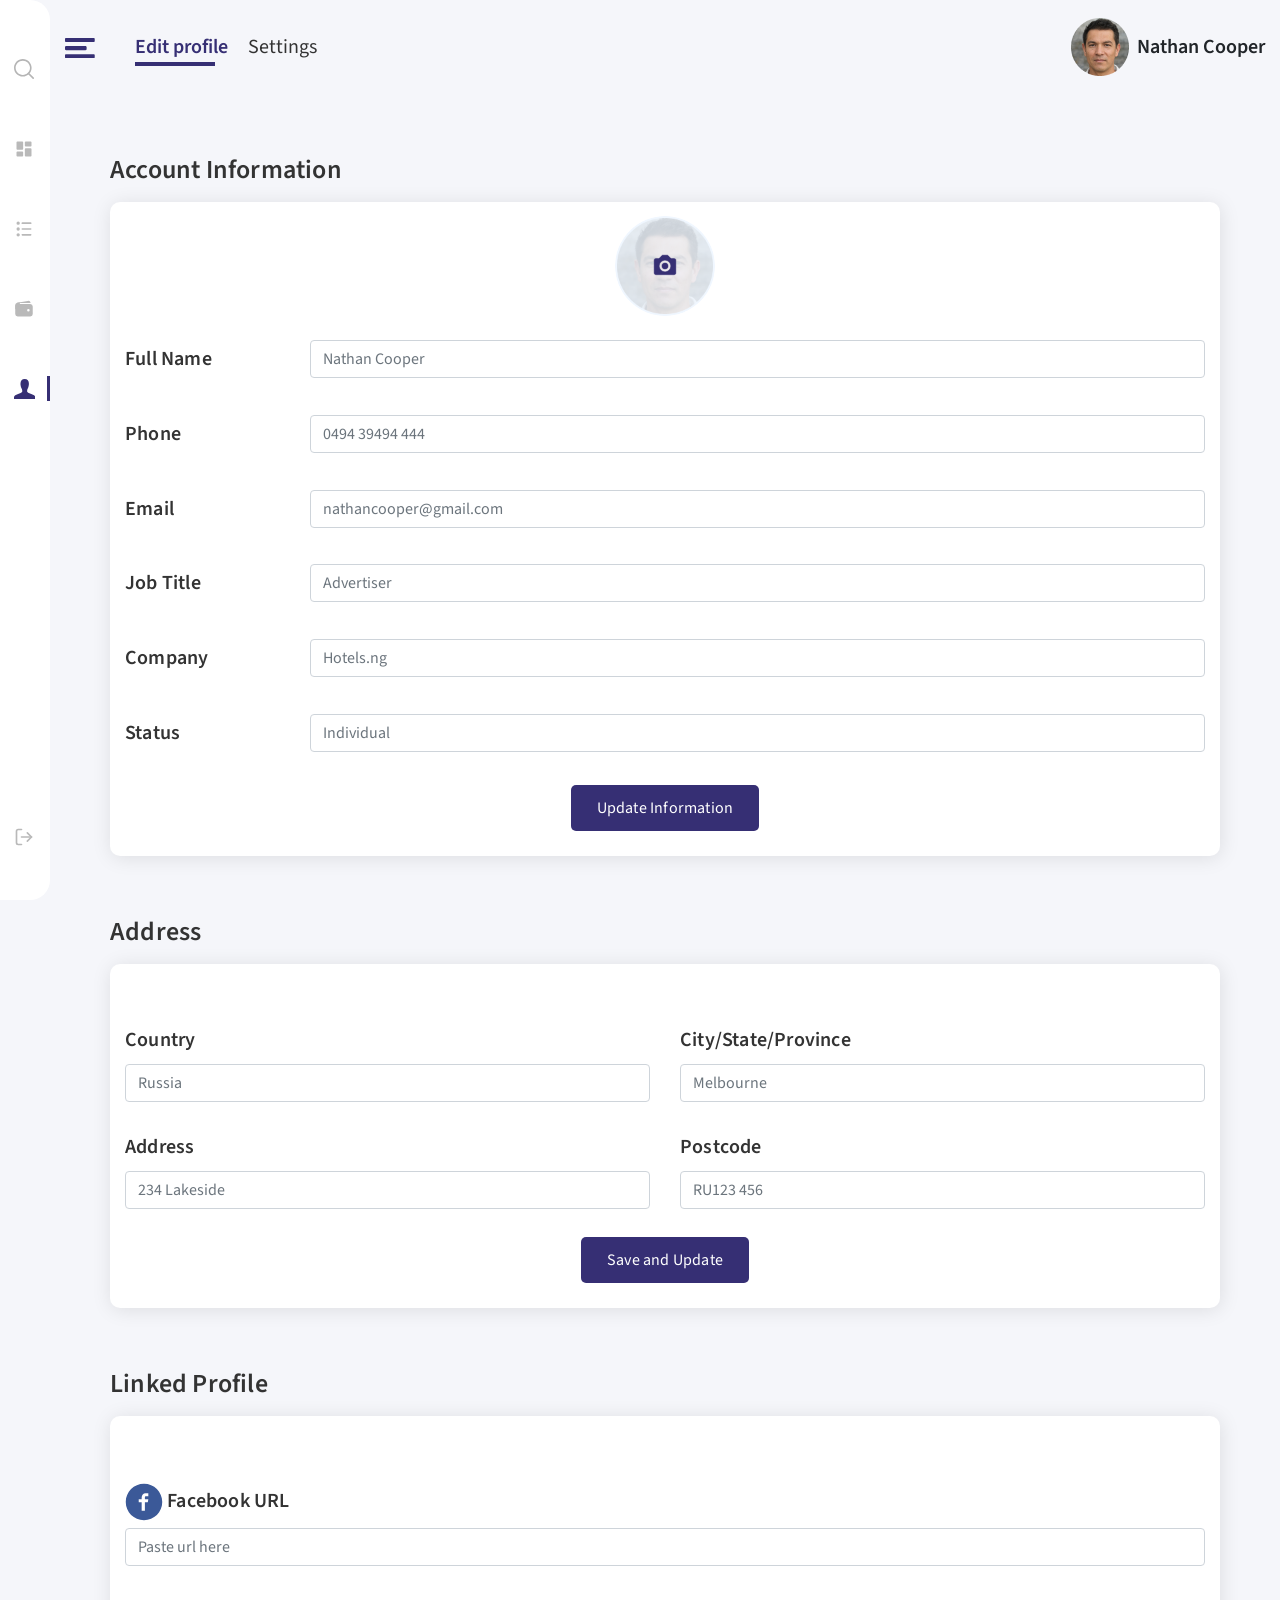
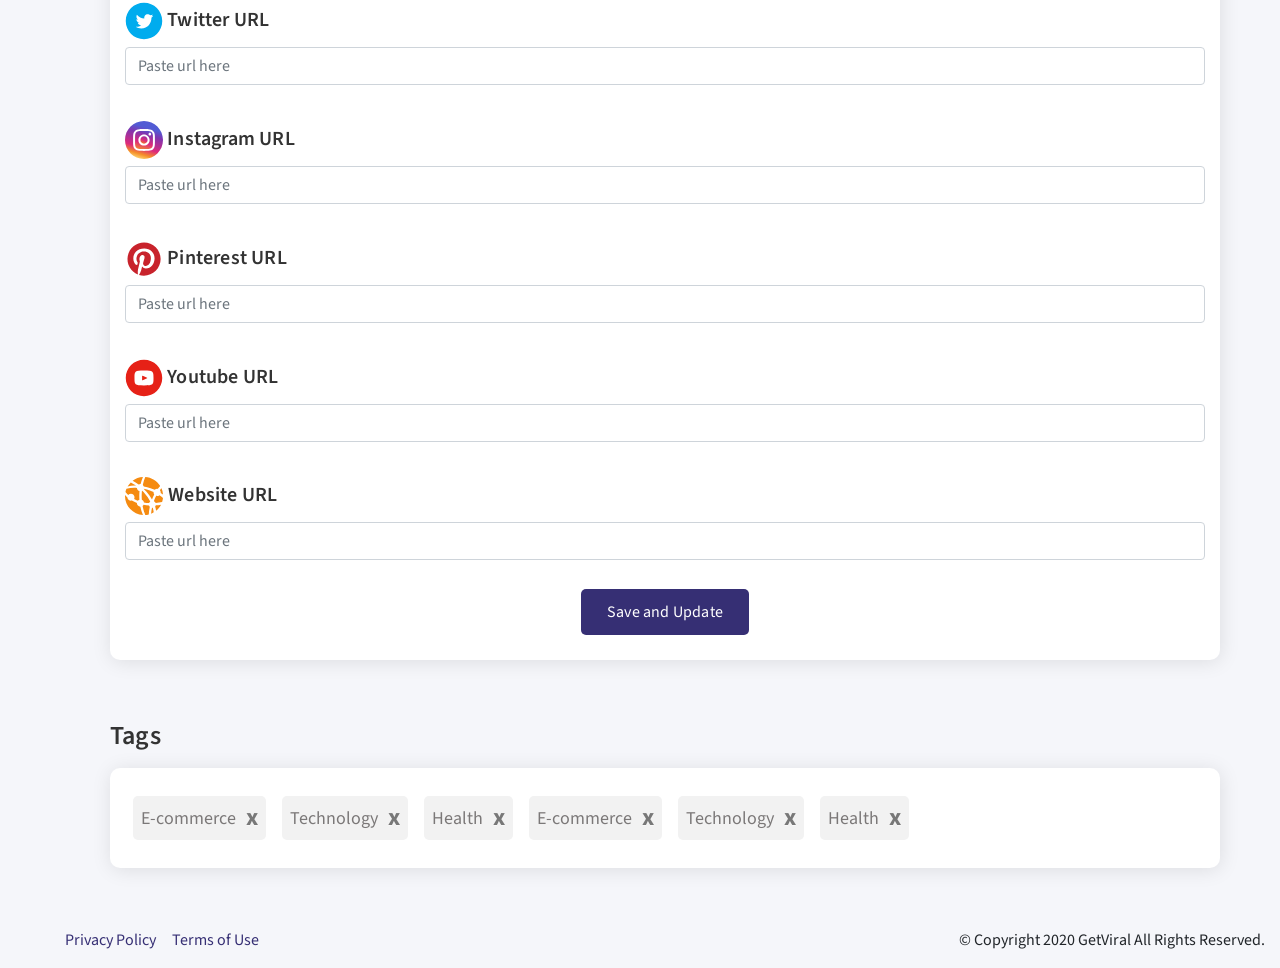
<file: index.html>
<!doctype html>
<html lang="en">
   <head>
      <meta charset="utf-8">
      <meta name="viewport" content="width=device-width, initial-scale=1, shrink-to-fit=no">
      <link href="https://fonts.googleapis.com/css2?family=Source+Sans+Pro:wght@400;600&display=swap" rel="stylesheet">
      <link rel="stylesheet" href="./assets/css/bootstrap.css">
      <link rel="stylesheet" href="./assets/css/user-profile-advertiser.css">
      <title>User Edit Profile Advertiser </title>
   </head>
   <body class="collapse-sidebar">
   
      <aside class="sidebar position-fixed h-100 position-relative d-none d-md-block">
         <a class="navbar-brand" href="#"><img class="img-fluid aside-logo logo mt-xl" src="./assets/images/GetViral.svg" alt=""></a>
         <ul class="sidebar__lists list-unstyled">
               <li class="py-2 py-xl-3 my-3 d-flex align-items-center"><span class="sidebar__icon pr-3"><svg class="dashboard-icon" viewBox="0 0 20 20" fill="none" xmlns="http://www.w3.org/2000/svg">
                  <path d="M8.80758 0C3.95121 0 0 3.95121 0 8.80758C0 13.6642 3.95121 17.6152 8.80758 17.6152C13.6642 17.6152 17.6152 13.6642 17.6152 8.80758C17.6152 3.95121 13.6642 0 8.80758 0ZM8.80758 15.9892C4.84769 15.9892 1.62602 12.7675 1.62602 8.80762C1.62602 4.84773 4.84769 1.62602 8.80758 1.62602C12.7675 1.62602 15.9891 4.84769 15.9891 8.80758C15.9891 12.7675 12.7675 15.9892 8.80758 15.9892Z" fill="#B5B5B5"/>
                  <path d="M19.762 18.6122L15.1007 13.9509C14.7831 13.6333 14.2687 13.6333 13.9511 13.9509C13.6335 14.2683 13.6335 14.7832 13.9511 15.1005L18.6124 19.7618C18.7711 19.9206 18.979 20 19.1872 20C19.395 20 19.6031 19.9206 19.762 19.7618C20.0796 19.4444 20.0796 18.9295 19.762 18.6122Z" fill="#B5B5B5"/>
                  </span><input class="sidebar__input side-bar__name mb-0" placeholder="Search" ></li>
               <li class="my-4 py-2 py-xl-3 my-3 d-flex align-items-center"><span class="sidebar__icon "><svg class="dashboard-icon " xmlns="http://www.w3.org/2000/svg" aria-hidden="true" focusable="false" preserveAspectRatio="xMidYMid meet" viewBox="0 0 24 24"><path d="M4 13h6c.55 0 1-.45 1-1V4c0-.55-.45-1-1-1H4c-.55 0-1 .45-1 1v8c0 .55.45 1 1 1zm0 8h6c.55 0 1-.45 1-1v-4c0-.55-.45-1-1-1H4c-.55 0-1 .45-1 1v4c0 .55.45 1 1 1zm10 0h6c.55 0 1-.45 1-1v-8c0-.55-.45-1-1-1h-6c-.55 0-1 .45-1 1v8c0 .55.45 1 1 1zM13 4v4c0 .55.45 1 1 1h6c.55 0 1-.45 1-1V4c0-.55-.45-1-1-1h-6c-.55 0-1 .45-1 1z"/></svg></span><a href="#" class="pl-3 side-bar__name sidebar__link sidebar__link-active  mb-0">Dashboard</a></li>
               <li class="my-4 py-2 py-xl-3 my-3 d-flex align-items-center">
                  <span class="sidebar__icon"><svg xmlns="http://www.w3.org/2000/svg" class="dashboard-icon" aria-hidden="true" focusable="false" preserveAspectRatio="xMidYMid meet" viewBox="0 0 24 24"><path d="M10 4h10a1 1 0 0 1 0 2H10a1 1 0 1 1 0-2zm0 7h10a1 1 0 0 1 0 2H10a1 1 0 0 1 0-2zm0 7h10a1 1 0 0 1 0 2H10a1 1 0 0 1 0-2zM5 7a2 2 0 1 1 0-4a2 2 0 0 1 0 4zm0 7a2 2 0 1 1 0-4a2 2 0 0 1 0 4zm0 7a2 2 0 1 1 0-4a2 2 0 0 1 0 4z"/></svg></span><a href="#" class="sidebar__link pl-3 side-bar__name mb-0">Campaign</a></li>
               <li class="my-4 py-2 py-xl-3 my-3 d-flex align-items-center"><span class="sidebar__icon"><svg xmlns="http://www.w3.org/2000/svg" class="dashboard-icon" aria-hidden="true" focusable="false" preserveAspectRatio="xMidYMid meet" viewBox="0 0 512 512"><path d="M95.5 104h320a87.73 87.73 0 0 1 11.18.71a66 66 0 0 0-77.51-55.56L86 94.08h-.3a66 66 0 0 0-41.07 26.13A87.57 87.57 0 0 1 95.5 104z"/><path d="M415.5 128h-320a64.07 64.07 0 0 0-64 64v192a64.07 64.07 0 0 0 64 64h320a64.07 64.07 0 0 0 64-64V192a64.07 64.07 0 0 0-64-64zM368 320a32 32 0 1 1 32-32a32 32 0 0 1-32 32z"/><path d="M32 259.5V160c0-21.67 12-58 53.65-65.87C121 87.5 156 87.5 156 87.5s23 16 4 16s-18.5 24.5 0 24.5s0 23.5 0 23.5L85.5 236z"/></svg></span><a href="#" class="sidebar__link pl-3 side-bar__name mb-0">Wallet</a></li>
               <li class="my-4 py-2 py-xl-3 my-3 d-flex align-items-center"><span class="sidebar__icon sidebar__icon-active"><svg xmlns="http://www.w3.org/2000/svg" class="dashboard-icon icon-active" aria-hidden="true" focusable="false" viewBox="0 0 1070 1000"><path d="M1070 938q0 21-2 63H1q0-10-.5-31T0 938q0-30 1-37q12-49 64-84.5t111.5-53t125.5-47t97-65.5q17-22 17-38q0-22-11-73q-4-21-10.5-36.5t-16-33T363 439q-15-35-33-132q-6-38-6-75q0-105 53.5-168T535 1t157.5 63T746 232q0 31-7 75q-14 89-32 132q-6 14-15.5 31.5t-16 33T665 540q-11 51-11 73q0 18 17 38q31 36 97 65.5t125 47t111 53t64 84.5q2 8 2 37z"/></svg></span><a href="#" class="sidebar__link pl-3 side-bar__name mb-0 nav-link-active">Account</a></li>
         </ul>
            <li class="sidebar__link--sign-out position-absolute mx-auto py-2 py-xl-3 my-3 d-flex align-items-center sidebar__sign-out"><span class="sidebar__icon"><svg xmlns="http://www.w3.org/2000/svg" class="dashboard-icon sign-icon" aria-hidden="true" focusable="false" preserveAspectRatio="xMidYMid meet" viewBox="0 0 24 24"><g fill="none" stroke-width="2" stroke-linecap="round" stroke-linejoin="round"><path d="M9 21H5a2 2 0 0 1-2-2V5a2 2 0 0 1 2-2h4"/><path d="M16 17l5-5l-5-5"/><path d="M21 12H9"/></g></svg></span><a href="#" class="sidebar__link pl-3 side-bar__name side-bar__sign-out mb-0">Sign out</a></li>
      </aside>
      <!-- Small screens -->
      <header class="d-md-none header sticky-top">
         <nav class="navbar navbar-expand-md navbar-light navbar-bg-custom">
            <div class="container-fluid">
               <a class="navbar-brand" href="#"><img class="img-fluid logo" src="./assets/images/GetViral.svg" alt=""></a>
               <button class="navbar-toggler px-0" type="button" data-toggle="collapse" data-target="#navbarNav" aria-controls="navbarNav" aria-expanded="false" aria-label="Toggle navigation">
                  <span class="navbar-toggler-icon"></span>
               </button>
            </div>
            <div class="collapse navbar-collapse" id="navbarNav">
               <div class="container-fluid">
                  <div class="row">
                     <ul class="navbar-nav ml-auto">
                        <li class="nav-item py-1 d-flex align-items-center">

                           <svg class="pr-3 dashboard-icon " xmlns="http://www.w3.org/2000/svg" aria-hidden="true" focusable="false" preserveAspectRatio="xMidYMid meet" viewBox="0 0 24 24"><path d="M4 13h6c.55 0 1-.45 1-1V4c0-.55-.45-1-1-1H4c-.55 0-1 .45-1 1v8c0 .55.45 1 1 1zm0 8h6c.55 0 1-.45 1-1v-4c0-.55-.45-1-1-1H4c-.55 0-1 .45-1 1v4c0 .55.45 1 1 1zm10 0h6c.55 0 1-.45 1-1v-8c0-.55-.45-1-1-1h-6c-.55 0-1 .45-1 1v8c0 .55.45 1 1 1zM13 4v4c0 .55.45 1 1 1h6c.55 0 1-.45 1-1V4c0-.55-.45-1-1-1h-6c-.55 0-1 .45-1 1z"/></svg>
                        <a class="nav-link " href="#">Dashboard</a>
                        </li>
                        <li class="nav-item py-1 d-flex align-items-center">
                           <svg xmlns="http://www.w3.org/2000/svg" class="pr-3 dashboard-icon" aria-hidden="true" focusable="false" preserveAspectRatio="xMidYMid meet" viewBox="0 0 24 24"><path d="M10 4h10a1 1 0 0 1 0 2H10a1 1 0 1 1 0-2zm0 7h10a1 1 0 0 1 0 2H10a1 1 0 0 1 0-2zm0 7h10a1 1 0 0 1 0 2H10a1 1 0 0 1 0-2zM5 7a2 2 0 1 1 0-4a2 2 0 0 1 0 4zm0 7a2 2 0 1 1 0-4a2 2 0 0 1 0 4zm0 7a2 2 0 1 1 0-4a2 2 0 0 1 0 4z"/></svg>
                        <a class="nav-link" href="#">Campaign</a>
                        </li>
                        <li class="nav-item py-1 d-flex align-items-center">
                           <svg xmlns="http://www.w3.org/2000/svg" class="pr-3 dashboard-icon" aria-hidden="true" focusable="false" preserveAspectRatio="xMidYMid meet" viewBox="0 0 512 512"><path d="M95.5 104h320a87.73 87.73 0 0 1 11.18.71a66 66 0 0 0-77.51-55.56L86 94.08h-.3a66 66 0 0 0-41.07 26.13A87.57 87.57 0 0 1 95.5 104z"/><path d="M415.5 128h-320a64.07 64.07 0 0 0-64 64v192a64.07 64.07 0 0 0 64 64h320a64.07 64.07 0 0 0 64-64V192a64.07 64.07 0 0 0-64-64zM368 320a32 32 0 1 1 32-32a32 32 0 0 1-32 32z"/><path d="M32 259.5V160c0-21.67 12-58 53.65-65.87C121 87.5 156 87.5 156 87.5s23 16 4 16s-18.5 24.5 0 24.5s0 23.5 0 23.5L85.5 236z"/></svg>
                        <a class="nav-link" href="#">Wallet</a>
                        </li>
                        <li class="nav-item py-1 d-flex align-items-center">
                           <svg xmlns="http://www.w3.org/2000/svg" class="pr-3 dashboard-icon icon-active" aria-hidden="true" focusable="false" viewBox="0 0 1070 1000"><path d="M1070 938q0 21-2 63H1q0-10-.5-31T0 938q0-30 1-37q12-49 64-84.5t111.5-53t125.5-47t97-65.5q17-22 17-38q0-22-11-73q-4-21-10.5-36.5t-16-33T363 439q-15-35-33-132q-6-38-6-75q0-105 53.5-168T535 1t157.5 63T746 232q0 31-7 75q-14 89-32 132q-6 14-15.5 31.5t-16 33T665 540q-11 51-11 73q0 18 17 38q31 36 97 65.5t125 47t111 53t64 84.5q2 8 2 37z"/></svg>
                        <a class="nav-link nav-link-active" href="#">Account</a>
                        </li>
                        <li class="nav-item py-1 d-flex align-items-center">
                           <svg xmlns="http://www.w3.org/2000/svg" class="pr-3 dashboard-icon sign-icon" aria-hidden="true" focusable="false" preserveAspectRatio="xMidYMid meet" viewBox="0 0 24 24"><g fill="none" stroke-width="2" stroke-linecap="round" stroke-linejoin="round"><path d="M9 21H5a2 2 0 0 1-2-2V5a2 2 0 0 1 2-2h4"/><path d="M16 17l5-5l-5-5"/><path d="M21 12H9"/></g></svg>
                        <a class="nav-link" href="#">Sign Out</a>
                        </li>
                     </ul>
                  </div>
               </div>
            </div>
         </nav>
      </header>

      <main class="main-content">
         <!-- Big screens -->
         <header class="sticky-top">
         <nav class="position-relative py-md-3">
            <div class="container-fluid container-custom">
              
               <div class="d-flex justify-content-start align-items-center">
                  <!-- Close button -->
                  <button class="hamburger-button d-none d-md-block" id="close-sidebar">
                     <svg class="hamburger-menu" viewBox="0 0 37 25" fill="none" xmlns="http://www.w3.org/2000/svg">
                        <path d="M35.3571 20H1.30952C0.962216 20 0.629134 20.1317 0.383551 20.3661C0.137967 20.6005 0 20.9185 0 21.25L0 23.75C0 24.0815 0.137967 24.3995 0.383551 24.6339C0.629134 24.8683 0.962216 25 1.30952 25H35.3571C35.7044 25 36.0375 24.8683 36.2831 24.6339C36.5287 24.3995 36.6667 24.0815 36.6667 23.75V21.25C36.6667 20.9185 36.5287 20.6005 36.2831 20.3661C36.0375 20.1317 35.7044 20 35.3571 20ZM25.3571 10H1.30952C0.962216 10 0.629134 10.1317 0.383551 10.3661C0.137967 10.6005 0 10.9185 0 11.25L0 13.75C0 14.0815 0.137967 14.3995 0.383551 14.6339C0.629134 14.8683 0.962216 15 1.30952 15H25.3571C25.7045 15 26.0375 14.8683 26.2831 14.6339C26.5287 14.3995 26.6667 14.0815 26.6667 13.75V11.25C26.6667 10.9185 26.5287 10.6005 26.2831 10.3661C26.0375 10.1317 25.7045 10 25.3571 10ZM35.3571 0H1.30952C0.962216 0 0.629134 0.131696 0.383551 0.366116C0.137967 0.600537 0 0.918479 0 1.25L0 3.75C0 4.08152 0.137967 4.39946 0.383551 4.63388C0.629134 4.8683 0.962216 5 1.30952 5H35.3571C35.7044 5 36.0375 4.8683 36.2831 4.63388C36.5287 4.39946 36.6667 4.08152 36.6667 3.75V1.25C36.6667 0.918479 36.5287 0.600537 36.2831 0.366116C36.0375 0.131696 35.7044 0 35.3571 0Z" fill="#362F74"/>
                        </svg>                        
                  </button>
                  
                  <!-- Open button -->
                  <button class="hamburger-button d-none" id="open-sidebar">
                     <svg class="hamburger-menu"  width="37" height="25" viewBox="0 0 37 25" fill="none" xmlns="http://www.w3.org/2000/svg">
                        <path d="M1.30936 20H35.357C35.7043 20 36.0374 20.1317 36.283 20.3661C36.5285 20.6005 36.6665 20.9185 36.6665 21.25V23.75C36.6665 24.0815 36.5285 24.3995 36.283 24.6339C36.0374 24.8683 35.7043 25 35.357 25H1.30936C0.962055 25 0.628971 24.8683 0.383389 24.6339C0.137806 24.3995 -0.000164032 24.0815 -0.000164032 23.75V21.25C-0.000164032 20.9185 0.137806 20.6005 0.383389 20.3661C0.628971 20.1317 0.962055 20 1.30936 20ZM11.3094 10H35.357C35.7043 10 36.0374 10.1317 36.283 10.3661C36.5285 10.6005 36.6665 10.9185 36.6665 11.25V13.75C36.6665 14.0815 36.5285 14.3995 36.283 14.6339C36.0374 14.8683 35.7043 15 35.357 15H11.3094C10.9621 15 10.629 14.8683 10.3834 14.6339C10.1378 14.3995 9.99984 14.0815 9.99984 13.75V11.25C9.99984 10.9185 10.1378 10.6005 10.3834 10.3661C10.629 10.1317 10.9621 10 11.3094 10ZM1.30936 0H35.357C35.7043 0 36.0374 0.131696 36.283 0.366116C36.5285 0.600537 36.6665 0.918479 36.6665 1.25V3.75C36.6665 4.08152 36.5285 4.39946 36.283 4.63388C36.0374 4.8683 35.7043 5 35.357 5H1.30936C0.962055 5 0.628971 4.8683 0.383389 4.63388C0.137806 4.39946 -0.000164032 4.08152 -0.000164032 3.75V1.25C-0.000164032 0.918479 0.137806 0.600537 0.383389 0.366116C0.628971 0.131696 0.962055 0 1.30936 0Z" fill="#362F74"/>
                        </svg>
                                             
                  </button>
                  <!-- nav-links -->
                  <div class="d-none d-md-block" style="margin-left: 40px;">
                    <ul class="list-unstyled pt-3 d-flex align-items-center">
                      <li class="header__link-list-active">
                        <a href="#" class="header__link header__link-active">Edit profile</a>
                      </li>

                      <li style="margin-left: 20px;">
                        <a href="#" class="header__link">Settings</a>
                      </li>
                      
                   </ul>
                  </div>
                  
                  

                  <div class="d-none d-md-block" style="margin-left: auto;">
                     <div class="d-flex justify-content-end align-items-center">
                        <img class="img-fluid profile-picture pr-2" src="./assets/images/profile picture.png" alt="">
                        <span style="font-weight: 600; font-size: 20px;">Nathan Cooper</span>
                     </div>
                  </div>
               </div>
            </div>
         </nav>
      </header>
         <section class="container-fluid container-custom">
           <form class="d-md-none mobile-search my-2">
              <input type="text" class="mobile-search__input" placeholder="search">
              <svg class="dashboard-icon mobile-search__icon" viewBox="0 0 20 20" fill="none" xmlns="http://www.w3.org/2000/svg">
                 <path d="M8.80758 0C3.95121 0 0 3.95121 0 8.80758C0 13.6642 3.95121 17.6152 8.80758 17.6152C13.6642 17.6152 17.6152 13.6642 17.6152 8.80758C17.6152 3.95121 13.6642 0 8.80758 0ZM8.80758 15.9892C4.84769 15.9892 1.62602 12.7675 1.62602 8.80762C1.62602 4.84773 4.84769 1.62602 8.80758 1.62602C12.7675 1.62602 15.9891 4.84769 15.9891 8.80758C15.9891 12.7675 12.7675 15.9892 8.80758 15.9892Z" fill="#B5B5B5"/>
                 <path d="M19.762 18.6122L15.1007 13.9509C14.7831 13.6333 14.2687 13.6333 13.9511 13.9509C13.6335 14.2683 13.6335 14.7832 13.9511 15.1005L18.6124 19.7618C18.7711 19.9206 18.979 20 19.1872 20C19.395 20 19.6031 19.9206 19.762 19.7618C20.0796 19.4444 20.0796 18.9295 19.762 18.6122Z" fill="#B5B5B5"/>
                 <div class="edit-profile d-flex justify-content-center align-items-center mt-5 d-sm-none">
                   <p style="margin-bottom: 0; font-size: 20px; font-weight: 600; color: #fff; letter-spacing: 0.1px;">Edit Profile</p>
                   <button style="background: transparent; border: none; position: absolute; right: 40px;">
                      <img src="./assets/images/clarity_settings-line.svg" alt="">
     
                   </button>
                </div>
                <div class="info-box-img text-center mb-4 d-sm-none">
                   <input type="file" name="profile-pic" id="upload-img" style="height: 100px;">
                </div>
           </form>
            <!-- Small screens search bar -->
            <!-- Plug your mark up here -->

            <div class="main">
               <div class="container">
           
           
                 <section class="info">
                   <div class="info-top">
                     <p class="info-top-heading">Account Information</p>
           
           
                   </div>
           
                   <form>
                     <div class="info-box container">
           
                       <div class="info-box-img text-center mb-4 d-none d-sm-block">

                          <input type="file" name="profile-pic" id="upload-img">
                       </div>
           
                       <div class="info-box-text">
                          <div class="form-group row align-items-center">
                            <label for="full-name" class="col-sm-2 col-form-label">Full Name</label>
                            <div class="col-sm-10">
                              <input type="text" class="form-control" id="full-name" placeholder="Nathan Cooper">
                            </div>
                          </div>
                          <div class="form-group row">
                            <label for="phone" class="col-sm-2 col-form-label">Phone</label>
                            <div class="col-sm-10">
                              <input type="text" class="form-control" id="phone" placeholder="0494 39494 444">
                            </div>
                          </div>
                          <div class="form-group row">
                            <label for="email" class="col-sm-2 col-form-label">Email</label>
                            <div class="col-sm-10">
                              <input type="email" class="form-control" id="email"
                                placeholder="nathancooper@gmail.com">
                            </div>
                          </div>
                          <div class="form-group row">
                            <label for="job" class="col-sm-2 col-form-label">Job Title</label>
                            <div class="col-sm-10">
                              <input type="text" class="form-control" id="job" placeholder="Advertiser">
                            </div>
                          </div>
                          <div class="form-group row">
                            <label for="company" class="col-sm-2 col-form-label">Company</label>
                            <div class="col-sm-10">
                              <input type="text" class="form-control" id="company" placeholder="Hotels.ng">
                            </div>
                          </div>
                          <div class="form-group row">
                            <label for="status" class="col-sm-2 col-form-label">Status</label>
                            <div class="col-sm-10">
                              <input type="text" class="form-control" id="status" placeholder="Individual">
                            </div>
                          </div>
           
                          <div class="form-group text-center">
                            <input type="submit" value="Update Information" class="btn  btn-update">
                          </div>
           
                       </div>
                     </div>
                   </form>
                 </section>
           
                 <section class="address">
           
                   <div class="address-top">
                     <p class="address-top-heading">Address</p>
                   </div>
           
                   <form>
                     <div class="address-box container">
           
                       <div class="address-box-text">
           
                          <div class="form-group row">
                            <div class="col-sm-6">
                              <label for="country">Country</label>
                              <input type="text" class="form-control" placeholder="Russia">
                            </div>
                            <div class="col-sm-6 mobile-padding">
                              <label for="state">City/State/Province</label>
                              <input type="text" class="form-control" placeholder="Melbourne">
                            </div>
                          </div>
           
                          <div class="form-group row">
                            <div class="col-sm-6">
                              <label for="address">Address</label>
                              <input type="text" class="form-control" placeholder="234 Lakeside">
                            </div>
                            <div class="col-sm-6 mobile-padding">
                              <label for="postcode">Postcode</label>
                              <input type="text" class="form-control" placeholder="RU123 456">
                            </div>
                          </div>
           
                          <div class="form-group text-center">
                            <input type="submit" value="Save and Update" class="btn  btn-update">
                          </div>
           
           
                       </div>
                     </div>
                   </form>
           
                 </section>
           
                 <!-- LINKED PROFILES -->
           
                 <section class="profile">
           
                   <div class="profile-top">
                     <p class="profile-top-heading">Linked Profile</p>
                   </div>
           
                   <form>
                     <div class="profile-box container">
           
                       <div class="profile-box-text">
           
                          <div class="form-group ">
                            <label for="facebook" class="col-form-label"><img src="./assets/images/icons/fb.svg"
                                alt="icon"> <span>Facebook URL</span></label>
           
                            <input type="text" class="form-control" id="facebook" placeholder="Paste url here">
           
                          </div>
           
                          <div class="form-group ">
                            <label for="twitter" class="col-form-label"><img src="./assets/images/icons/tw.svg"
                                alt="icon"> <span>Twitter URL</span></label>
           
                            <input type="text" class="form-control" id="twitter" placeholder="Paste url here">
           
                          </div>
           
                          <div class="form-group ">
                            <label for="instagram" class="col-form-label"><img src="./assets/images/icons/ig.svg"
                                alt="icon"> <span>Instagram URL</span></label>
           
                            <input type="text" class="form-control" id="instagram" placeholder="Paste url here">
           
                          </div>
           
                          <div class="form-group ">
                            <label for="pinterest" class="col-form-label"><img src="./assets/images/icons/pi.svg"
                                alt="icon"> <span>Pinterest URL</span></label>
           
                            <input type="text" class="form-control" id="pinterest" placeholder="Paste url here">
           
                          </div>
           
                          <div class="form-group ">
                            <label for="youtube" class="col-form-label"><img src="./assets/images/icons/yt.svg"
                                alt="icon"> <span>Youtube URL</span></label>
           
                            <input type="text" class="form-control" id="youtube" placeholder="Paste url here">
           
                          </div>
           
                          <div class="form-group ">
                            <label for="website" class="col-form-label"><img src="./assets/images/icons/web.svg"
                                alt="icon"> <span>Website URL</span></label>
           
                            <input type="text" class="form-control" id="website" placeholder="Paste url here">
           
                          </div>
           
                          <div class="form-group text-center">
                            <input type="submit" value="Save and Update" class="btn  btn-update">
                          </div>
                       </div>
                     </div>
                   </form>
           
                 </section>
           
                          <!-- Tags section -->
           
                 <section class="tags">
           
                   <div class="tags-top">
                     <p class="tags-top-heading">Tags</p>
                   </div>
           
                   <form>
                     <div class="tags-box container">
                       <div class="tags-box-items">
                          <div class="tags-box-item">
                            <p>E-commerce</p>
                            <button type="button" class="close">x</button>
                          </div>
           
                          <div class="tags-box-item">
                            <p>Technology</p>
                            <button type="button" class="close">x</button>
                          </div>
           
                          <div class="tags-box-item">
                            <p>Health</p>
                            <button type="button" class="close">x</button>
                          </div>
           
                          <div class="tags-box-item">
                            <p>E-commerce</p>
                            <button type="button" class="close">x</button>
                          </div>
           
                          <div class="tags-box-item">
                            <p>Technology</p>
                            <button type="button" class="close">x</button>
                          </div>
           
                          <div class="tags-box-item">
                            <p>Health</p>
                            <button type="button" class="close">x</button>
                          </div>
                       </div>
           
                     </div>
                   </form>
           
                 </section>
               </div>
            </div>
            
            
            <footer class="footer">
               <nav class="row align-items-center">
                  <div class="col-sm-6">
                     <ul class="list-unstyled d-flex justify-content-center justify-content-md-start">
                        <li class="pr-3"><a class="footer-link" href="#">Privacy Policy</a></li>
                        <li><a class="footer-link" href="#">Terms of Use</a></li>
                     </ul>
                  </div>
                  <div class="col-sm-6">
                     <p class="text-center text-md-right">&copy; Copyright 2020 GetViral All Rights Reserved.</p>
                  </div>
               </nav>
            </footer>
         </section>
      </main>


      <script src="./assets/js/jquery.js"></script>
      <script src="./assets/js/popper.js"></script>
      <script src="./assets/js/bootstrap.js"></script>
      <script src="./assets/js/main.js"></script>
   </body>
</html>
</file>
<file: assets/css/user-profile-advertiser.css>
/* RESETS */
* {
  margin: 0;
  padding: 0;
  -webkit-box-sizing: border-box;
          box-sizing: border-box;
}

html {
  scroll-behavior: smooth;
}

body {
  font-family: 'Source Sans Pro', sans-serif;
}

:root {
  --sideBar-primary-color: #b9b9b9;
  --sideBar-secondary-color: #F5F6FA;
  --sideBar-active: #362f74;
}

body {
  background-color: var(--sideBar-secondary-color);
  font-family: "Source Sans Pro", sans-serif !important;
}

.side-bar__name:hover,
.side-bar__name:active {
  font-weight: 600;
  color: var(--sideBar-active);
}

.logo {
  max-width: 70%;
}

/*Small screens*/
.navbar-light .navbar-toggler-icon {
  background-image: url("../images/hamburger menu.svg");
}

.navbar-light .navbar-toggler {
  border-color: transparent;
}

.profile-picture {
  max-width: 40%;
}

.sidebar {
  position: relative;
  -webkit-transition: all .2s linear;
  transition: all .2s linear;
}

.sidebar > * {
  padding: 0 20px;
}

/* Utility classes */
.mt-xl {
  margin: 27px 0;
}

.sidebar__input {
  background-color: transparent;
  border: none;
  border-bottom: 1px solid transparent;
  outline: none;
  width: 100px;
}

.sidebar__input:focus,
.sidebar__input:active {
  border-bottom-color: var(--sideBar-active);
}

.sidebar__input::-webkit-input-placeholder {
  color: var(--sideBar-primary-color);
}

.sidebar__input:-ms-input-placeholder {
  color: var(--sideBar-primary-color);
}

.sidebar__input::-ms-input-placeholder {
  color: var(--sideBar-primary-color);
}

.sidebar__input::placeholder {
  color: var(--sideBar-primary-color);
}

.dashboard-icon {
  height: 20px;
  fill: var(--sideBar-primary-color);
}

/* Active state */
.icon-active {
  fill: var(--sideBar-active);
}

.header,
.main-content > header {
  background-color: var(--sideBar-secondary-color);
}

.nav-link-active {
  font-weight: 600;
  color: var(--sideBar-active) !important;
}

.side-bar__name,
.side-bar__sign-out {
  color: var(--sideBar-primary-color);
}

.side-bar__name {
  margin-top: 3px;
}

.sign-icon {
  stroke: var(--sideBar-primary-color);
}

.sidebar__link--sign-out {
  bottom: 20px;
}

/*Big screens*/
/*Hamburger menu*/
.hamburger-button {
  background-color: transparent;
  border: none;
}

.hamburger-button:focus {
  outline: 1px solid var(--sideBar-active);
}

.hamburger-menu {
  width: 30px;
}

.mobile-search {
  position: relative;
}

.mobile-search__input {
  border-radius: 99999px;
  width: 100%;
  background-color: transparent;
  padding: 3px 10px;
  border: none;
  border: 1px solid #b9b9b9;
}

.mobile-search__input::-webkit-input-placeholder {
  font-family: inherit;
}

.mobile-search__input:-ms-input-placeholder {
  font-family: inherit;
}

.mobile-search__input::-ms-input-placeholder {
  font-family: inherit;
}

.mobile-search__input::placeholder {
  font-family: inherit;
}

.mobile-search__icon {
  position: absolute;
  top: 50%;
  right: 10px;
  -webkit-transform: translateY(-50%);
          transform: translateY(-50%);
}

.footer-link {
  color: #362f74;
}

@media (min-width: 768px) {
  .sidebar {
    width: 200px;
    border-top-right-radius: 20px;
    border-bottom-right-radius: 20px;
    background-color: #fff;
  }
  .nav-link-active::after {
    content: '';
    width: 15px;
    height: 25px;
    border-right: 3px solid var(--sideBar-active);
    position: absolute;
    right: 0;
  }
  .container-custom {
    max-width: 1400px;
    margin: 0 auto;
  }
  .main-content {
    margin-left: 200px;
    height: auto;
    background-color: #F5F6FA;
  }
  .collapse-sidebar {
    overflow-x: hidden;
  }
  .collapse-sidebar .sidebar {
    position: relative;
    width: 50px;
  }
  .collapse-sidebar .sidebar__icon-active::after {
    content: '';
    position: absolute;
    width: 15px;
    height: 25px;
    border-right: 3px solid var(--sideBar-active);
    right: 0;
  }
  .collapse-sidebar .aside-logo,
  .collapse-sidebar .side-bar__name,
  .collapse-sidebar .sidebar__input {
    display: none;
  }
  .collapse-sidebar .sidebar > * {
    padding: 0 14px;
  }
  .collapse-sidebar .main-content {
    margin-left: 50px;
  }
}

/* ADDED NAV LINKS */
.header__link-active {
  font-weight: 600;
  color: #362f74 !important;
}

.header__link {
  color: #333333;
  font-size: 20px;
}

.header__link:hover {
  color: #362f74;
}

.header__link-list-active::after {
  content: "";
  display: block;
  width: 80px;
  position: absolute;
  border-bottom: 4px solid #362f74;
}

@media only screen and (max-width: 576px) {
  .mobile-search {
    background-color: var(--sideBar-active);
    border-radius: 0px 0px 10px 10px;
    padding: 1.5rem;
  }
  .mobile-search__icon {
    top: 14%;
    right: 40px;
    -webkit-transform: translateY(-50%);
            transform: translateY(-50%);
  }
  .mobile-search__input {
    color: #fff;
  }
  .container-custom {
    padding-left: 0;
    padding-right: 0;
  }
}

/* MAIN CONTENT */
.info {
  margin-top: 60px;
}

.info-top-heading {
  font-weight: 600;
  font-size: 26px;
  line-height: 32px;
  letter-spacing: 0.2px;
  color: #333333;
}

.info-box {
  background-color: #fff;
  -webkit-box-shadow: 1px 2px 20px rgba(0, 0, 0, 0.1);
          box-shadow: 1px 2px 20px rgba(0, 0, 0, 0.1);
  border-radius: 10px;
}

.info-box-img {
  position: relative;
  padding-bottom: 20px;
  margin-bottom: 0 !important;
}

.info-box-img img {
  position: absolute;
  top: 50%;
  left: 50%;
  -webkit-transform: translate(-50%, -50%);
          transform: translate(-50%, -50%);
}

.info-box-img #upload-img {
  opacity: 1;
  height: 100px;
  width: 100px;
  cursor: pointer;
  border-radius: 50%;
  background-image: url("/assets/images/PROFILE PHOTO.png");
  background-size: contain;
  font-size: 0;
}

.info-box-img #upload-img:focus {
  outline: none;
}

.info-box-text label {
  font-family: 'Source Sans Pro', sans-serif;
  font-style: normal;
  font-weight: 600;
  font-size: 20px;
  line-height: 32px;
  letter-spacing: 0.2px;
  color: #333333;
}

.btn-update {
  background-color: #362F74;
  border-radius: 5px;
  font-family: 'Source Sans Pro', sans-serif;
  font-style: normal;
  font-weight: normal;
  font-size: 16px;
  line-height: 32px;
  letter-spacing: 0.2px;
  color: #FFFFFF;
  margin-bottom: 25px;
  padding: 6px 25px;
}

.btn-update:hover {
  background-color: #2C284F;
  color: #fff;
}

/* Address styles */
.address {
  margin-top: 60px;
}

.address-top-heading {
  font-weight: 600;
  font-size: 26px;
  line-height: 32px;
  letter-spacing: 0.2px;
  color: #333333;
}

.address-box {
  background-color: #fff;
  -webkit-box-shadow: 1px 2px 20px rgba(0, 0, 0, 0.1);
          box-shadow: 1px 2px 20px rgba(0, 0, 0, 0.1);
  border-radius: 10px;
  padding-top: 60px;
}

.address-box-text label {
  font-family: 'Source Sans Pro', sans-serif;
  font-style: normal;
  font-weight: 600;
  font-size: 20px;
  line-height: 32px;
  letter-spacing: 0.2px;
  color: #333333;
}

/* LINKED PROFILE STYLES */
.profile {
  margin-top: 60px;
}

.profile-top-heading {
  font-weight: 600;
  font-size: 26px;
  line-height: 32px;
  letter-spacing: 0.2px;
  color: #333333;
}

.profile-box {
  background-color: #fff;
  -webkit-box-shadow: 1px 2px 20px rgba(0, 0, 0, 0.1);
          box-shadow: 1px 2px 20px rgba(0, 0, 0, 0.1);
  border-radius: 10px;
  padding-top: 60px;
}

.profile-box-text label {
  font-family: 'Source Sans Pro', sans-serif;
  font-style: normal;
  font-weight: 600;
  font-size: 20px;
  line-height: 32px;
  letter-spacing: 0.2px;
  color: #333333;
}

/* Tags styling */
.tags {
  margin-top: 60px;
  margin-bottom: 60px;
}

.tags-top-heading {
  font-weight: 600;
  font-size: 26px;
  line-height: 32px;
  letter-spacing: 0.2px;
  color: #333333;
}

.tags-box {
  background-color: #fff;
  -webkit-box-shadow: 1px 2px 20px rgba(0, 0, 0, 0.1);
          box-shadow: 1px 2px 20px rgba(0, 0, 0, 0.1);
  border-radius: 10px;
  padding-top: 20px;
  padding-bottom: 20px;
}

.tags-box-items {
  display: -webkit-box;
  display: -ms-flexbox;
  display: flex;
  -ms-flex-wrap: wrap;
      flex-wrap: wrap;
}

.tags-box-item {
  font-size: 18px;
  line-height: 23px;
  color: #7B7878;
  background-color: #F2F2F2;
  border-radius: 5px;
  margin: 8px;
  display: -webkit-box;
  display: -ms-flexbox;
  display: flex;
  -webkit-box-pack: center;
      -ms-flex-pack: center;
          justify-content: center;
  -webkit-box-align: center;
      -ms-flex-align: center;
          align-items: center;
  -ms-flex-line-pack: center;
      align-content: center;
  padding: 10px 8px;
}

.tags-box-item p {
  margin-bottom: 0;
  margin-right: 10px;
}

/* FIX FORM GROUP SPACING */
.form-group {
  margin-bottom: 1.8rem;
  -webkit-box-align: center;
      -ms-flex-align: center;
          align-items: center;
}

@media only screen and (max-width: 576px) {
  .mobile-padding {
    padding-top: 8px;
  }
  .info-top-heading,
  .address-top-heading,
  .profile-top-heading,
  .tags-top-heading {
    font-size: 18px;
  }
  .info-box-text label,
  .address-box-text label,
  .profile-box-text label,
  ::-webkit-input-placeholder {
    font-size: 16px !important;
  }
  .info-box-text label,
  .address-box-text label,
  .profile-box-text label,
  :-ms-input-placeholder {
    font-size: 16px !important;
  }
  .info-box-text label,
  .address-box-text label,
  .profile-box-text label,
  ::-ms-input-placeholder {
    font-size: 16px !important;
  }
  .info-box-text label,
  .address-box-text label,
  .profile-box-text label,
  ::placeholder {
    font-size: 16px !important;
  }
  .mobile-upload {
    background-color: #362F74;
    border-radius: 0px 0px 10px 10px;
  }
  .header-form__input {
    background-color: #362F74;
  }
  .info-box, .address-box, .profile-box {
    padding-top: 20px;
  }
}
</file>
